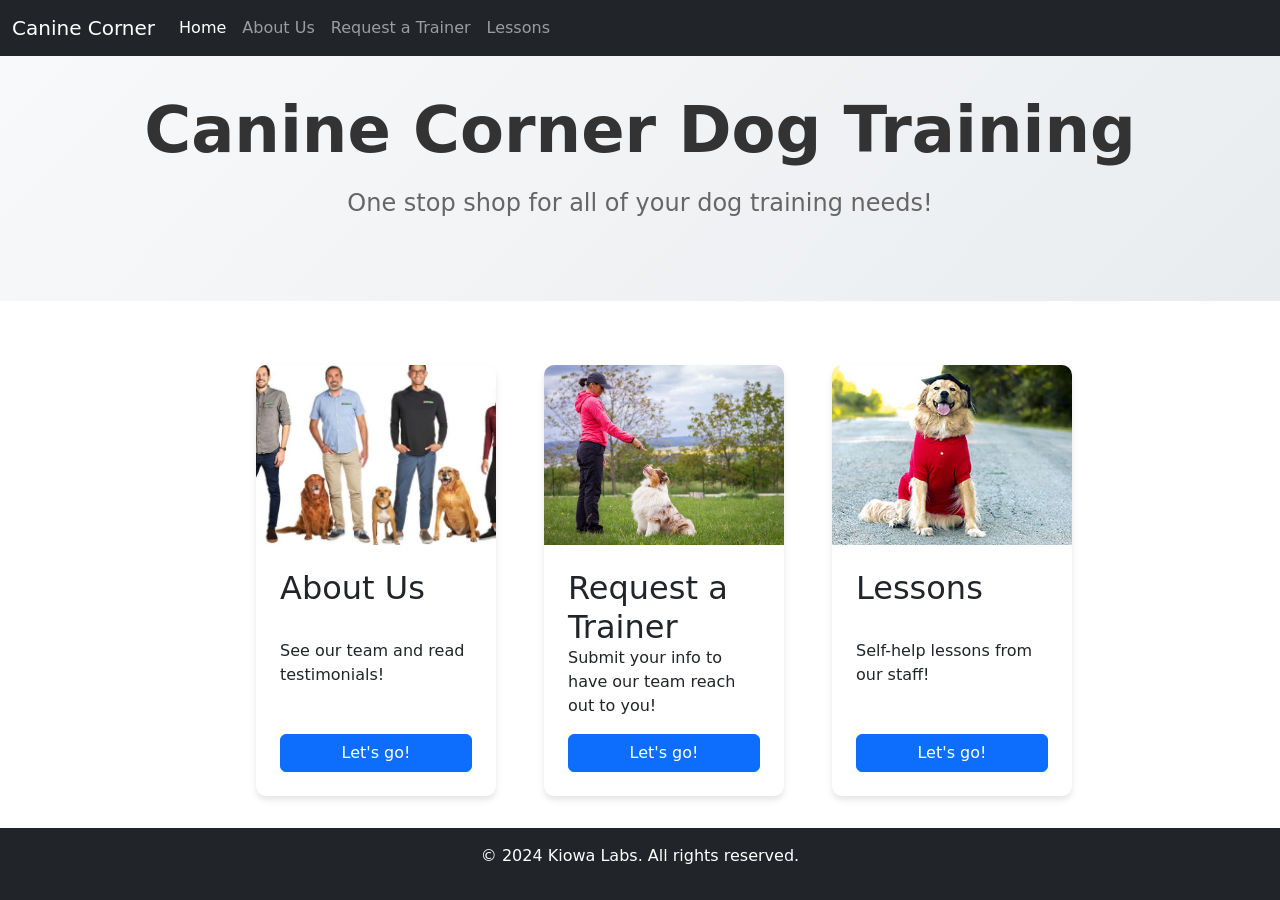
<file: index.html>
<!DOCTYPE html>
<html lang="en">
<head>
  <meta charset="UTF-8">
  <meta name="viewport" content="width=device-width, initial-scale=1.0">
  <title>Canine Corner Home</title>

  <!-- Bootstrap -->
  <link href="https://cdn.jsdelivr.net/npm/bootstrap@5.3.0-alpha1/dist/css/bootstrap.min.css" rel="stylesheet">
  <!-- Custom Responsive CSS -->
  <link href="styles.css" rel="stylesheet">

</head>
<body class="page-container">
  
  <!-- Skip Link for Accessibility, allows screen readers to skip -->
  <a href="#main-content" class="skip-link">Skip to main content</a>
  
  <!-- Navbar -->
  <nav class="navbar navbar-expand-lg navbar-dark bg-dark">
    <div class="container-fluid">
      <a class="navbar-brand" href="index.html">Canine Corner</a>
      <button class="navbar-toggler" type="button" data-bs-toggle="collapse" data-bs-target="#navbarNav" aria-controls="navbarNav" aria-expanded="false" aria-label="Toggle navigation">
        <span class="navbar-toggler-icon"></span>
      </button>
      <div class="collapse navbar-collapse" id="navbarNav">
        <ul class="navbar-nav">
          <li class="nav-item">
            <a class="nav-link active" aria-current="page" href="index.html">Home</a>
          </li>
          <li class="nav-item">
            <a class="nav-link" href="aboutUs.html">About Us</a>
          </li>
          <li class="nav-item">
            <a class="nav-link" href="requestForm.html">Request a Trainer</a>
          </li>
          <li class="nav-item">
            <a class="nav-link" href="lessons.html">Lessons</a>
          </li>
        </ul>
      </div>
    </div>
  </nav>

  <!-- Hero Section with Viewport Units -->
  <section class="hero-section">
    <h1 class="hero-title">Canine Corner Dog Training</h1>
    <p class="hero-subtitle">One stop shop for all of your dog training needs!</p>
  </section>

  <!-- Services Section with Flexbox & CSS Grid -->
  <main id="main-content">
    <div class="services-container">
      <!-- Service Card 1 -->
      <div class="service-card">
        <img src="images/staff.jpg" class="card-img-top" alt="About our team">
        <div class="card-body">
          <h2 class="card-title">About Us</h2>
          <p class="card-text">See our team and read testimonials!</p>
          <a href="aboutUs.html" class="btn btn-primary">Let's go!</a>
        </div>
      </div>
      
      <!-- Service Card 2 -->
      <div class="service-card">
        <img src="images/trainer.jpg" class="card-img-top" alt="Request a trainer">
        <div class="card-body">
          <h2 class="card-title">Request a Trainer</h2>
          <p class="card-text">Submit your info to have our team reach out to you!</p>
          <a href="requestForm.html" class="btn btn-primary">Let's go!</a>
        </div>
      </div>
      
      <!-- Service Card 3 -->
      <div class="service-card">
        <img src="images/graduate.jpg" class="card-img-top" alt="Training lessons">
        <div class="card-body">
          <h2 class="card-title">Lessons</h2>
          <p class="card-text">Self-help lessons from our staff!</p>
          <a href="lessons.html" class="btn btn-primary">Let's go!</a>
        </div>
      </div>
    </div>
  </main>


  <!-- Footer -->
  <footer class="bg-dark text-white text-center py-3">
    <p>&copy; 2024 Kiowa Labs. All rights reserved.</p>
  </footer>

  <!-- Bootstrap JS and Popper.js (for responsive navbar toggle) -->
  <script src="https://cdn.jsdelivr.net/npm/@popperjs/core@2.11.6/dist/umd/popper.min.js"></script>
  <script src="https://cdn.jsdelivr.net/npm/bootstrap@5.3.0-alpha1/dist/js/bootstrap.min.js"></script>

</body>
</html>
</file>
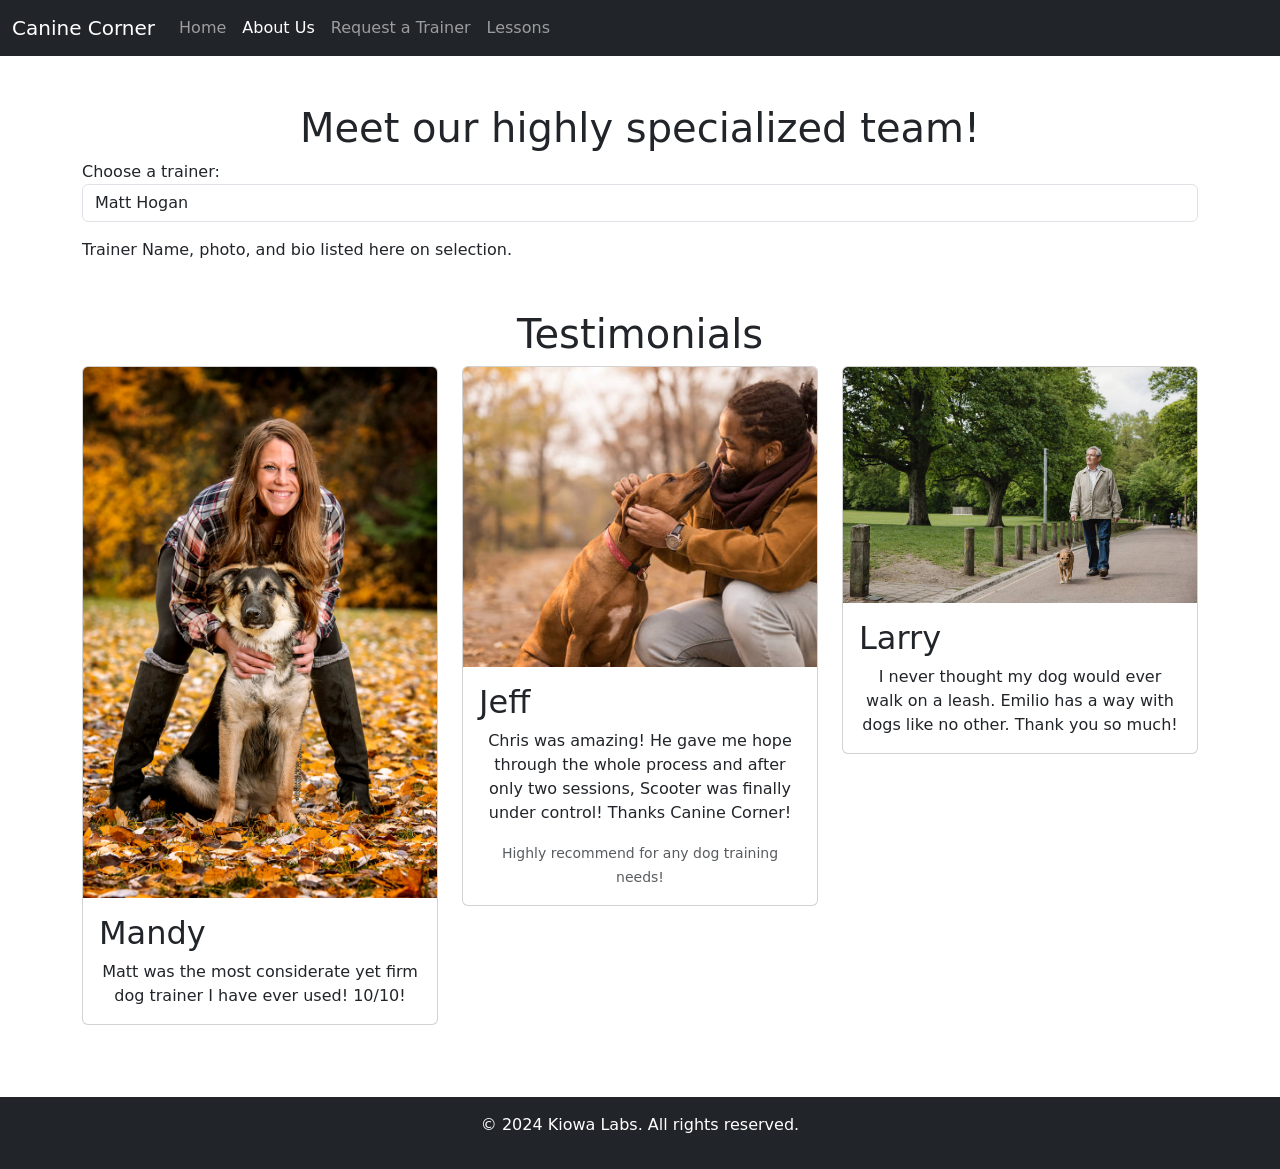
<file: aboutUs.html>
<!DOCTYPE html>
<html lang="en">
<head>
  <meta charset="UTF-8">
  <meta name="viewport" content="width=device-width, initial-scale=1.0">
  <title>Canine Corner Home</title>

  <!-- Bootstrap -->
  <link href="https://cdn.jsdelivr.net/npm/bootstrap@5.3.0-alpha1/dist/css/bootstrap.min.css" rel="stylesheet">
  <!-- Custom Responsive CSS -->
  <link href="styles.css" rel="stylesheet">

</head>
<body>
  <!-- Skip Link for Accessibility, allows screen readers to skip -->
  <a href="#main-content" class="skip-link">Skip to main content</a> 
  <!-- Navbar -->
  <nav class="navbar navbar-expand-lg navbar-dark bg-dark">
    <div class="container-fluid">
      <a class="navbar-brand" href="index.html">Canine Corner</a>
      <button class="navbar-toggler" type="button" data-bs-toggle="collapse" data-bs-target="#navbarNav" aria-controls="navbarNav" aria-expanded="false" aria-label="Toggle navigation">
        <span class="navbar-toggler-icon"></span>
      </button>
      <div class="collapse navbar-collapse" id="navbarNav">
        <ul class="navbar-nav">
          <li class="nav-item">
            <a class="nav-link" aria-current="page" href="index.html">Home</a>
          </li>
          <li class="nav-item">
            <a class="nav-link active" href="aboutUs.html">About Us</a>
          </li>
          <li class="nav-item">
            <a class="nav-link" href="requestForm.html">Request a Trainer</a>
          </li>
          <li class="nav-item">
            <a class="nav-link" href="lessons.html">Lessons</a>
          </li>
        </ul>
      </div>
    </div>
  </nav>

  <!-- Content Section -->
  <main id="main-content">
    <section>
      <div class="container my-5">
        <h1>Meet our highly specialized team!</h1>
        <div class="form-group">
          <label for="trainerDropdown">Choose a trainer:</label>
          <select class="form-control" id="trainerDropdown">
              <option value="1">Matt Hogan</option>
              <option value="2">Charlie Daniels</option>
              <option value="3">Chris Carpenter</option>
              <option value="4">Johnny Chase</option>
              <option value="4">Emilio Sanchez</option>
          </select>
      </div>
      <div id="selectedOption" class="mt-3">Trainer Name, photo, and bio listed here on selection.</div>
    </section>
    <section>
      <div class="container my-5">
        <h1>Testimonials</h1>
        
        <div class="row">
            <!-- Card 1 -->
            <section class="col-md-4 col-sm-6 mb-4">
                <div class="card">
                    <img src="images/mandy.jpg" class="card-img-top" alt="Card Image">
                    <div class="card-body">
                        <h2 class="card-title">Mandy</h2>
                        <p class="card-text">Matt was the most considerate yet firm dog trainer I have ever used! 10/10!</p>
                    </div>
                </div>
              </section>
            <!-- Card 2 -->
            <section class="col-md-4 col-sm-6 mb-4">
                <div class="card">
                    <img src="images/jeff.jpg" class="card-img-top" alt="Card Image">
                    <div class="card-body">
                        <h2 class="card-title">Jeff</h2>
                        <p class="card-text">Chris was amazing! He gave me hope through the whole process and after only two sessions, Scooter was finally under control! Thanks Canine Corner!</p>
                        <p class="card-text"><small class="text-muted">Highly recommend for any dog training needs!</small></p>
                    </div>
                </div>
              </section>
            <!-- Card 3 -->
            <section class="col-md-4 col-sm-6 mb-4">
                <div class="card">
                    <img src="images/larry.jpg" class="card-img-top" alt="Card Image">
                    <div class="card-body">
                        <h2 class="card-title">Larry</h2>
                        <p class="card-text">I never thought my dog would ever walk on a leash. Emilio has a way with dogs like no other. Thank you so much!</p>
                    </div>
                </div>
              </section>
        </div>
          
      </div>
    </section>
  </main>

  <!-- Footer -->
  <footer class="bg-dark text-white text-center py-3">
    <p>&copy; 2024 Kiowa Labs. All rights reserved.</p>
  </footer>

  <!-- Bootstrap JS and Popper.js (for responsive navbar toggle) -->
  <script src="https://cdn.jsdelivr.net/npm/@popperjs/core@2.11.6/dist/umd/popper.min.js"></script>
  <script src="https://cdn.jsdelivr.net/npm/bootstrap@5.3.0-alpha1/dist/js/bootstrap.min.js"></script>

</body>
</html>
</file>
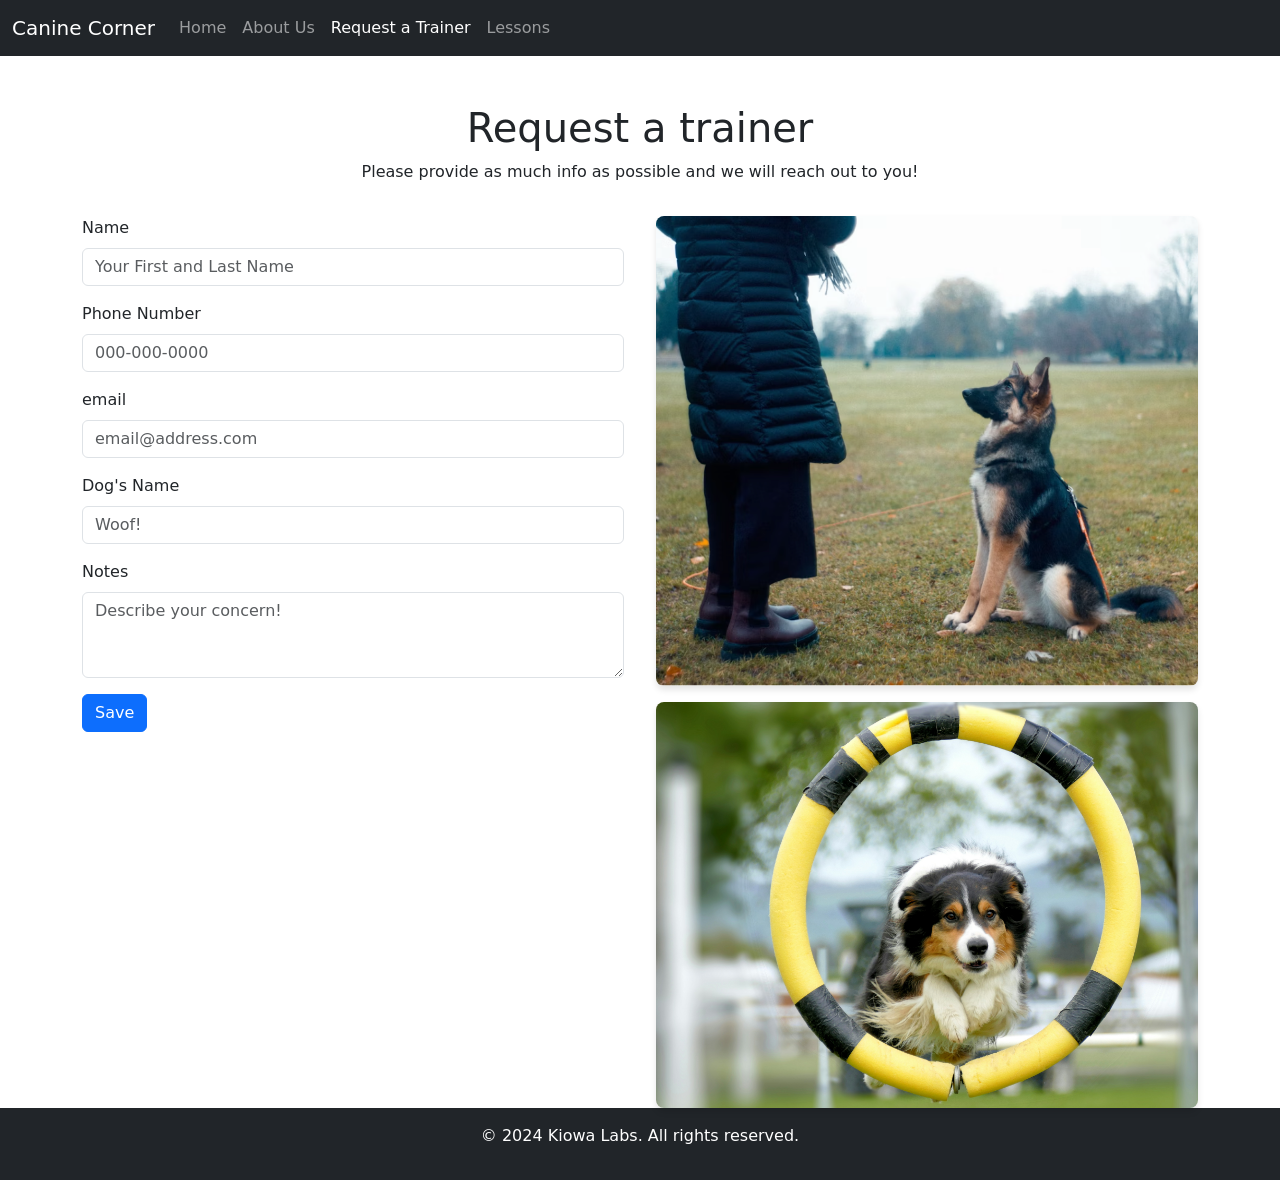
<file: requestForm.html>
<!DOCTYPE html>
<html lang="en">
<head>
  <meta charset="UTF-8">
  <meta name="viewport" content="width=device-width, initial-scale=1.0">
  <title>Canine Corner Home</title>

  <!-- use bootstrap framework -->
  <link href="https://cdn.jsdelivr.net/npm/bootstrap@5.3.0-alpha1/dist/css/bootstrap.min.css" rel="stylesheet">
  <!-- add custom CSS on top of bootstrap -->
  <link href="styles.css" rel="stylesheet">

</head>
<body>
  
  <!-- Skip Link for Accessibility, allows screen readers to skip -->
  <a href="#main-content" class="skip-link">Skip to main content</a>
 
  <nav class="navbar navbar-expand-lg navbar-dark bg-dark">
    <div class="container-fluid">
      <a class="navbar-brand" href="index.html">Canine Corner</a>
      <button class="navbar-toggler" type="button" data-bs-toggle="collapse" data-bs-target="#navbarNav" aria-controls="navbarNav" aria-expanded="false" aria-label="Toggle navigation">
        <span class="navbar-toggler-icon"></span>
      </button>
      <div class="collapse navbar-collapse" id="navbarNav">
        <ul class="navbar-nav">
          <li class="nav-item">
            <a class="nav-link" aria-current="page" href="index.html">Home</a>
          </li>
          <li class="nav-item">
            <a class="nav-link" href="aboutUs.html">About Us</a>
          </li>
          <li class="nav-item">
            <a class="nav-link active" href="requestForm.html">Request a Trainer</a>
          </li>
          <li class="nav-item">
            <a class="nav-link" href="lessons.html">Lessons</a>
          </li>
        </ul>
      </div>
    </div>
  </nav>

  <!-- mt-5 is the bootsrap container that holds the form, all images and h1 and p -->
  <main id="main-content">
    <div class="container mt-5">
    <h1>Request a trainer</h1>
    <p>Please provide as much info as possible and we will reach out to you!</p>

    <!-- css grid container that holds the form and the desktop images -->
    <div class="form-grid-container">
      <!-- Form Section -->
      <div class="form-section">
        <form id="userForm">
            <div class="mb-3">
                <label for="name" class="form-label">Name</label>
                <input type="text" class="form-control" id="name" placeholder="Your First and Last Name" required>
            </div>

            <div class="mb-3">
                <label for="phone" class="form-label">Phone Number</label>
                <input type="tel" class="form-control" id="phone" placeholder="000-000-0000" pattern="[0-9]{3}-[0-9]{3}-[0-9]{4}" required>
            </div>

            <div class="mb-3">
                <label for="email" class="form-label">email</label>
                <input type="email" class="form-control" id="email" placeholder="email@address.com" required>
            </div>

            <div class="mb-3">
                <label for="dogName" class="form-label">Dog's Name</label>
                <input type="text" class="form-control" id="dogName" placeholder="Woof!" required>
            </div>

            <div class="mb-3">
                <label for="notes" class="form-label">Notes</label>
                <textarea class="form-control" id="notes" rows="3" placeholder="Describe your concern!" required></textarea>
            </div>

            <button type="submit" class="btn btn-primary">Save</button>
        </form>

        <!-- empty div that gets filled by JS when form is submitted -->
        <div id="feedbackMessage" class="mt-3"></div>
      </div>

      <!-- Desktop Images Section -->
      <div class="images-section desktop-images">
        <img src="images/goodboisit.png" class="form-image desktop-image" alt="Dog training session">
        <img src="images/collie.jpg" class="form-image desktop-image" alt="Happy collie dog">
      </div>
    </div>

    <!-- had to break out mobile pics into separate container to have precise control over their positioning when referencing them in the css -->
    <div class="mobile-images-container">
      <img src="images/goodboisit.png" class="form-image mobile-image mobile-image-top" alt="Dog training session">
      <img src="images/collie.jpg" class="form-image mobile-image mobile-image-bottom" alt="Happy collie dog">
    </div>
    </div>
  </main>

<script>
    // JavaScript to handle form submission and display feedback
    document.getElementById('userForm').addEventListener('submit', function(event) {
        event.preventDefault();  // Prevent default form submission behavior. keep feedback on same page, don't reload page, use the data in custom format

        
        var name = document.getElementById('name').value;
        var phone = document.getElementById('phone').value;
        var email = document.getElementById('email').value;
        var dogName = document.getElementById('dogName').value;
        var notes = document.getElementById('notes').value;

        // Display feedback message
        var feedbackMessage = `
            <h4>Form Submitted Successfully!</h4>
            <p><strong>Name:</strong> ${name}</p>
            <p><strong>Phone:</strong> ${phone}</p>
            <p><strong>Email:</strong> ${email}</p>
            <p><strong>Dog's Name:</strong> ${dogName}</p>
        `;

        document.getElementById('feedbackMessage').innerHTML = feedbackMessage;

        // Clear form fields
        document.getElementById('userForm').reset();
    });
</script>

  <!-- Footer -->
  <footer class="bg-dark text-white text-center py-3">
    <p>&copy; 2024 Kiowa Labs. All rights reserved.</p>
  </footer>

  <!-- Bootstrap JS and Popper.js (for responsive navbar toggle) -->
  <script src="https://cdn.jsdelivr.net/npm/@popperjs/core@2.11.6/dist/umd/popper.min.js"></script>
  <script src="https://cdn.jsdelivr.net/npm/bootstrap@5.3.0-alpha1/dist/js/bootstrap.min.js"></script>

</body>
</html>
</file>
<file: styles.css>
/* ========================================
   Canine Corner - Responsive Enhancements
   Combining Flexbox, CSS Grid, Media Queries & Viewport Units
   ======================================== */

/* ===== CSS GRID CONTAINER ===== */
/* Using CSS Grid for the overall page layout */
.page-container {
    display: grid;
    grid-template-rows: auto 1fr auto; /* header, main content, footer */
    min-height: 100vh; /* Full viewport height */
    gap: 0;
}

/* ===== VIEWPORT UNITS FOR TYPOGRAPHY ===== */
/* Responsive typography that scales with screen size */
.hero-title {
    font-size: clamp(2rem, 5vw, 4rem); /* Scales between 2rem and 4rem */
    font-weight: bold;
    margin-bottom: 1rem;
    color: #333;
}

.hero-subtitle {
    font-size: clamp(1rem, 2.5vw, 1.5rem); /* Scales between 1rem and 1.5rem */
    color: #666;
    margin-bottom: 2rem;
}

/* ===== FLEXBOX SERVICE CARDS ===== */
/* Main container using flexbox for flexible layout */
.services-container {
    display: flex;
    flex-direction: column; /* Stack vertically on mobile */
    gap: 2rem; /* Space between cards */
    padding: 2rem 0;
    max-width: 90vw; /* Responsive width using viewport units */
    margin: 0 auto;
}

/* Individual service cards */
.service-card {
    display: flex;
    flex-direction: column;
    background: white;
    border-radius: 10px;
    box-shadow: 0 4px 6px rgba(0, 0, 0, 0.1);
    overflow: hidden;
    transition: transform 0.3s ease, box-shadow 0.3s ease;
    min-height: 300px; /* Consistent card heights */
}

/* Hover effects  */
.service-card:hover {
    transform: translateY(-5px); /* Lift card on hover */
    box-shadow: 0 8px 15px rgba(0, 0, 0, 0.2);
}

/* Card content using flexbox for internal layout */
/* Using aspect-ratio instead of fixed heights - 
images are different layouts: wide, square and landscape.
images will scale proportionally */
.service-card .card-body {
    display: flex;
    flex-direction: column;
    justify-content: space-between; /* Push button to bottom */
    flex-grow: 1; /* Fill available space */
    padding: 1.5rem;
}

/* ===== RESPONSIVE IMAGES ===== */
/* base style that applies to all screen sizes than fine tune for each screen size */
.service-card img,
.service-card .card-img-top {
    width: 100% !important;
    aspect-ratio: 4/3 !important; /* Maintain consistent aspect ratio for all images, instead of using a uniform height- previously was 250px set */
    object-fit: cover !important; /* crops the image proportionally */
    object-position: center center !important; /* Center the crop to show both people and dog */
}

/* Using aspect-ratio instead of fixed heights - images will scale proportionally */

/* ===== MEDIA QUERIES FOR RESPONSIVE BREAKPOINTS ===== */

/* Mobile First Approach - Base styles above are for mobile */

/* Small tablets and up (768px+) */
@media (min-width: 768px) {
    .services-container {
        flex-direction: row; /* Switch to horizontal layout */
        flex-wrap: wrap; /* Allow wrapping */
        justify-content: center;
    }
    
    .service-card {
     /* flexbox calculations are always relative to the parent container , not the viewport or any other element */  
        flex: 1 1 calc(50% - 1rem); /* Two cards per row 1 1 means the card will grow and shrink to fill the available space */
        max-width: calc(50% - 1rem);
    }
    
    /* Adjust container width for tablets */
    .services-container {
        max-width: 80vw;
    }
}

/* Desktop and up (992px+) */
@media (min-width: 992px) {
    .services-container {
        flex-direction: row;
        flex-wrap: nowrap; /* Force all cards on one row */
        justify-content: space-between; /* Distribute evenly across available space */
    }
    
    .service-card {
        flex: 0 0 calc(33.333% - 1rem); /* Fixed width, no grow/shrink, this fixed the issue of the third card wrapping to the next row in ddesktop view */
        max-width: calc(33.333% - 1rem);
    }
    
    /* Adjust container width for desktop */
    .services-container {
        max-width: 70vw;
        gap: 1.5rem;
    }
}

/* Large desktop (1200px+) */
@media (min-width: 1200px) {
    .services-container {
        max-width: 60vw;
        gap: 3rem;
    }
    
    .service-card {
        min-height: 350px; /* Slightly taller cards on large screens */
    }
}

/* ===== ENHANCED HERO SECTION ===== */
.hero-section {
    background: linear-gradient(135deg, #f8f9fa 0%, #e9ecef 100%);
    padding: 4vh 5vw; /* Viewport-based padding */
    text-align: center;
    margin-bottom: 2rem;
}

/* ===== UTILITY CLASSES ===== */
.text-center {
    text-align: center;
}

.mb-4 {
    margin-bottom: 2rem;
}

/* ===== ACCESSIBILITY: SKIP LINKS ===== */
/* Skip link for screen reader users - hidden by default, visible when focused */
.skip-link {
    position: absolute;
    top: -40px;
    left: 6px;
    background: #000;
    color: #fff;
    padding: 8px;
    text-decoration: none;
    border-radius: 4px;
    z-index: 1000;
    font-size: 14px;
}

.skip-link:focus {
    top: 6px;
}

/* ===== PRINT STYLES  ===== */
/* hide navbar and footer on print view */
@media print {
    .navbar, .footer {
        display: none;
    }
    
/* prevent page breaks in the middle of a card , remove shadow effects, add border */
    .service-card {
        break-inside: avoid;
        box-shadow: none;
        border: 1px solid #ccc;
        margin-bottom: 1rem;
    }
    
/* black and white for printing */
    .hero-section {
        background: white;
        color: black;
    }
}

/* ===== TESTIMONIAL CARDS STAIRSTEP EFFECT ===== */
/* force middle image taller for intentional stairstep effect */
.container .row .col-md-4:nth-child(2) .card .card-img-top {
    height: 300px !important;
    object-fit: cover !important;
    object-position: center center !important;
}

/* ===== REQUEST FORM CSS GRID LAYOUT ===== */
/* set up phase: define all containers and the default behaviors */
/* Center the page header, its in its own div */
.container h1,
.container p {
    text-align: center;
}

/* CSS Grid parentcontainer for form and desktop images, had to split out mobile pics into separate 
container to have precise control- hide mobile pics on desktop and hide desktop pics in mobile view*/
.form-grid-container {
    display: grid;
    grid-template-columns: 1fr 1fr; /* Two equal columns */
    gap: 2rem; /* Space between columns. rem == "root em", based on the root element's font size */
    margin-top: 2rem; /* fonts and spacing aren't absolute, maintain ratios to the root em as screen size changes*/
}

/* Form section styling */
.form-section {
    display: flex;
    flex-direction: column;
}

/* parent container for desktop images */
.desktop-images {
    display: flex;
    flex-direction: column;
    gap: 1rem;
}

/* Mobile images container - hidden on desktop view */
.mobile-images-container {
    display: none;
}

/* child elements of desktop-images parent - visible on desktop */
.desktop-image {
    display: block;
}

/* child elements of mobile-images-container parent */
.mobile-image {
    display: none;
}

/* Form images styling */
.form-image {
    width: 100%;
    height: auto;
    border-radius: 8px;
    box-shadow: 0 4px 6px rgba(0, 0, 0, 0.1);
    transition: transform 0.3s ease;
}

.form-image:hover {
    transform: scale(1.02);
}

/* ===== RESPONSIVE MEDIA QUERIES FOR FORM ===== */
/* override phase: use media queries to change behavior at specific sizing breakpoints */
/* Mobile and tablet - images  below form */
@media (max-width: 768px) {
    .form-grid-container {
        grid-template-columns: 1fr; /* Single column on mobile */
        gap: 1.5rem;
    }
    
    /* Hide desktop images on mobile */
    .desktop-images {
        display: none;
    }
    
    /* and show mobile images container */
    .mobile-images-container {
        display: grid;
        grid-template-columns: 1fr;
        gap: 1rem;
        margin-top: 1.5rem;
    }
    
    
    .mobile-image {
        display: block;
    }
}

/*  adjustments for small mobile screens */
@media (max-width: 480px) {
    .form-grid-container {
        gap: 1rem;
        margin-top: 1rem;
    }
    
    .form-image {
        border-radius: 4px;
    }
}
</file>
